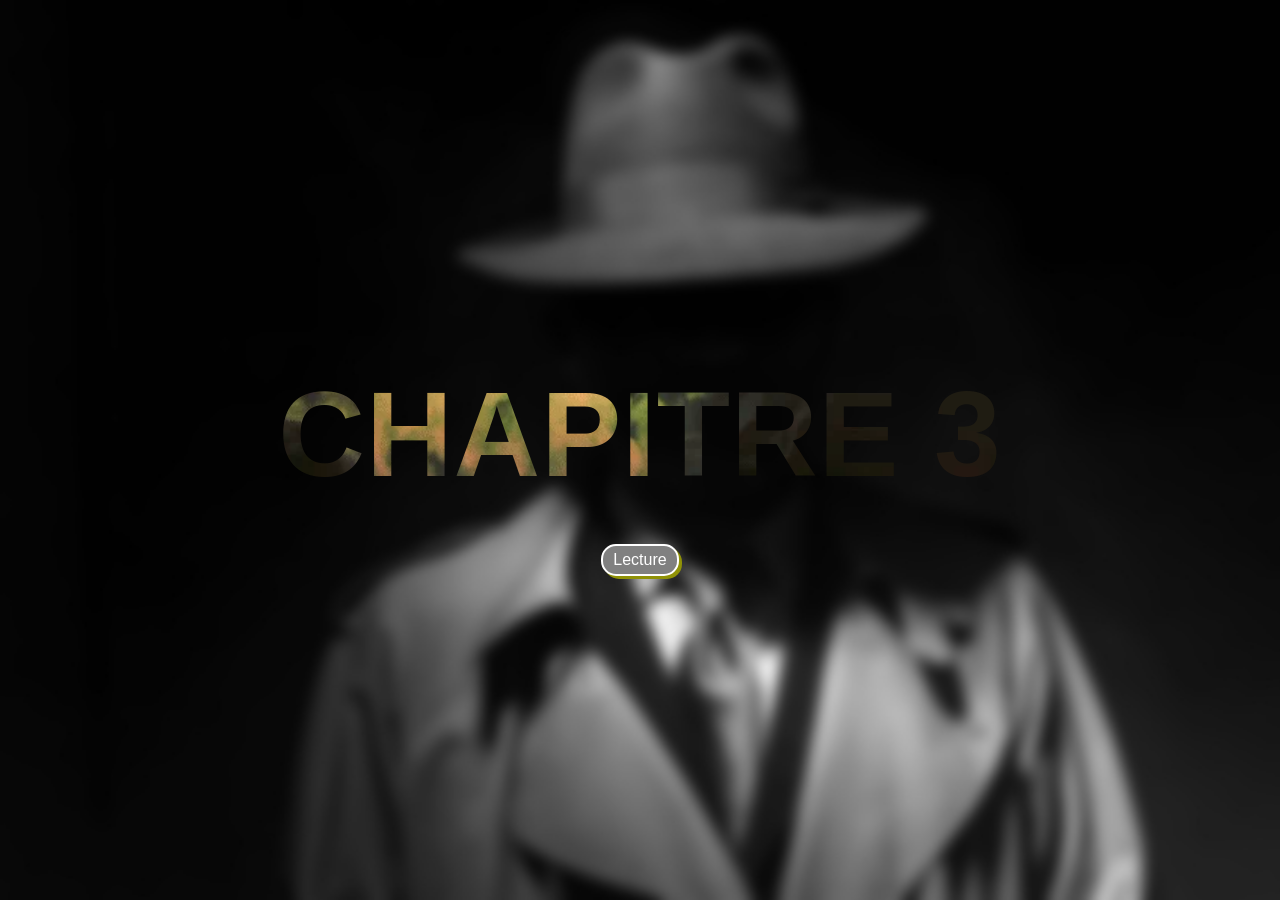
<file: index.html>
<html>
    <head>
        <meta charset="utf-8">
        <title>Chapitre 3</title>
        <link rel="stylesheet" href="index.css">
    </head>
    <body>
        <div class="div_index">
            <h1>Chapitre 3</h1>
            <a href="page2.html">Lecture</a>
        </div>
    </body>
</html>
</file>
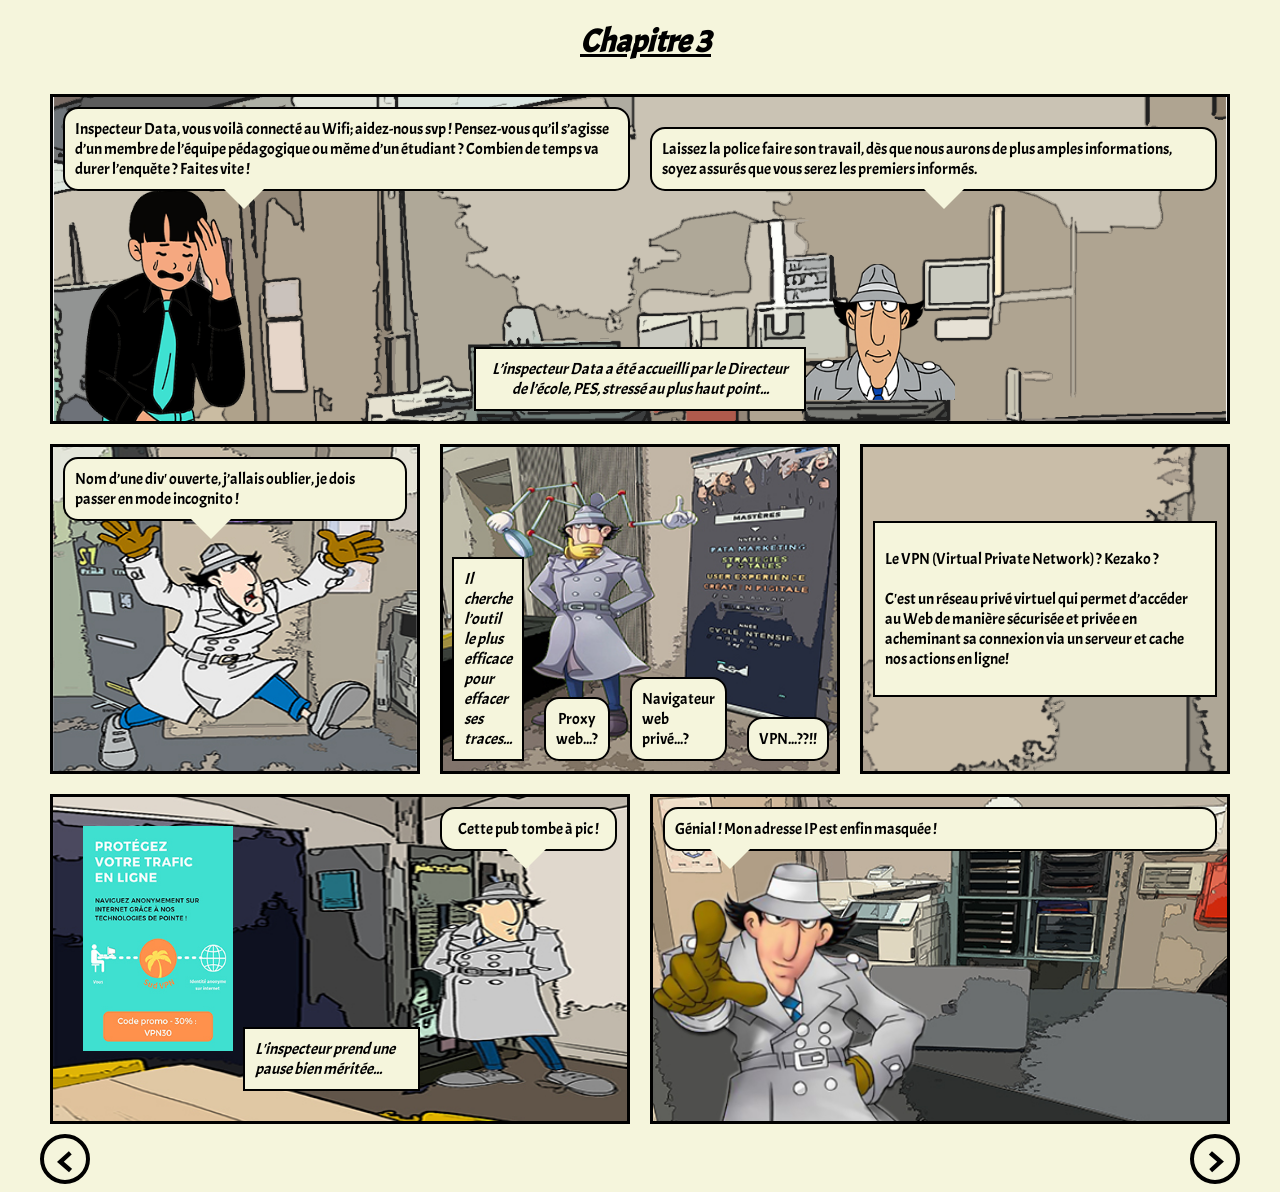
<file: page2.html>
<!DOCTYPE html>
<html lang="fr">
  <head>
    <meta charset="utf-8" />

    <!-- utile pour le responsive -->
    <meta name="viewport" content="width=device-width, initial-scale=1" />

    <!-- titre de la page -->
    <title>Chapitre 3</title>

    <!-- lien vers le fichier de style CSS -->
    <link rel="stylesheet" href="layout.css" />
    <link rel="stylesheet" href="style.css" />
    <link rel="preconnect" href="https://fonts.googleapis.com">
    <link rel="preconnect" href="https://fonts.gstatic.com" crossorigin>
    <link href="https://fonts.googleapis.com/css2?family=Acme&display=swap" rel="stylesheet">
    
  </head>

  <body>
    <main>
      <h1>Chapitre 3</h1>

      <!-- une rangée -->
      <div class="container vignette1">
        <!-- une cellule -->
        <div class="cell width-100 bg1">
          <!-- bulles -->
          <div class="bubbles">
            <p class="bubble A">
              Inspecteur Data, vous voilà connecté au Wifi; aidez-nous svp ! 
              Pensez-vous qu’il s’agisse d’un membre de l’équipe pédagogique ou même d’un étudiant ? 
              Combien de temps va durer l’enquête ? Faites vite !
              <span class="bubble-arrow" style="left: 30%;"></span>
            </p>

            <p class="bubble B">
              Laissez la police faire son travail, 
              dès que nous aurons de plus amples informations, 
              soyez assurés que vous serez les premiers informés.
              <span class="bubble-arrow" style="left: 50%;"></span>
            </p>
          </div>
 
          <!-- scène au premier plan -->
          <div class="front">
            <div class="consigne">
            <p class="bubble txt1">
              L’inspecteur Data a été accueilli 
              par le Directeur de l’école, PES, 
              stressé au plus haut point...
            </p>
          </div>
            
          </div>
        </div>
      </div>

      <!-- une rangée -->
      <div class="container">
        <!-- une cellule -->
        <div class="cell width-33 bg2">
          <!-- bulles -->
          <div class="bubbles">
            <div class="bubble C">
              Nom d’une div' ouverte, j’allais oublier, 
              je dois passer en mode incognito !
              <div class="bubble-arrow" style="left: 40%;"></div>
            </div>
          </div>

          <!-- scène au premier plan -->
          <div class="front"></div>
        </div>
        <!-- une cellule -->
        
        <div class="cell width-33 bg3">
          <!-- bulles -->
          <div class="bubbles">
            <p class="bubble txt3">
              Il cherche l’outil le plus efficace pour effacer ses traces...
            </p>

            <p class="bubble a">
              Proxy web...? 
            </p>

            <p class="bubble b">
              Navigateur web privé...?
            </p>

            <p class="bubble c">
              VPN...??!!
            </p>


          </div>

          <!-- scène au premier plan -->
          <div class="front"></div>
        </div>

        <!-- une cellule -->
        <div class="cell width-33 bg4">
          <!-- bulles -->
          <div class="bubbles">
            <div class="bubble txt4">
              <p class="pmove">
              Le VPN (Virtual Private Network) ? Kezako ? <br>
              <br>
              C'est un réseau privé virtuel qui permet d’accéder au Web 
              de manière sécurisée et privée en acheminant 
              sa connexion via un serveur et cache nos actions en ligne!
              </p>
            </div>
          </div>

          <!-- scène au premier plan -->
        </div>
      </div>
      
      <!-- une rangée -->
      <div class="container">
        <!-- une cellule -->
        <div class="cell width-50 bg5">          
          <!-- bulles -->
          <div class="bubbles">
            <img src="img/affiche_petitz.jpg" alt="affiche" class="affiche">
        
            <div class="bubble txt5">
              L'inspecteur prend une pause bien méritée...
            </div>

            <div class="bubble d">
              Cette pub tombe à pic !
              <div class="bubble-arrow" style="right: 40%;"></div>
            </div>
          </div>

          <!-- scène au premier plan -->
          <div class="front"></div>
        </div>
        <!-- une cellule -->
        <div class="cell width-50 bg6">
          <!-- bulles -->
          <div class="bubbles">
            <div class="bubble D">
              Génial ! Mon adresse IP est enfin masquée !
              <div class="bubble-arrow" style="left: 10%;"></div>
            </div>
          </div>

          <!-- scène au premier plan -->
          <div class="front"></div>
        </div>
      </div>
      
      <div class="controls">
        <a href="index.html" class="prev">
          <
        </a>
          
        <a href="page3.html" class="prev">
          >
        </a>
      </div>
      
    </main>

    <!-- message destiné aux smartphones, s'affiche quand l'écran est trop petit -->
    <div id="overlay">
      <p>
        Votre écran est malheureusement trop petit pour voir ce site dans de
        bonnes conditions.
      </p>

      <p class="small">
        Revenez-nous voir depuis un ordinateur, vous verrez, ça vaut le coup !
      </p>
    </div>
  </body>
</html>
</file>
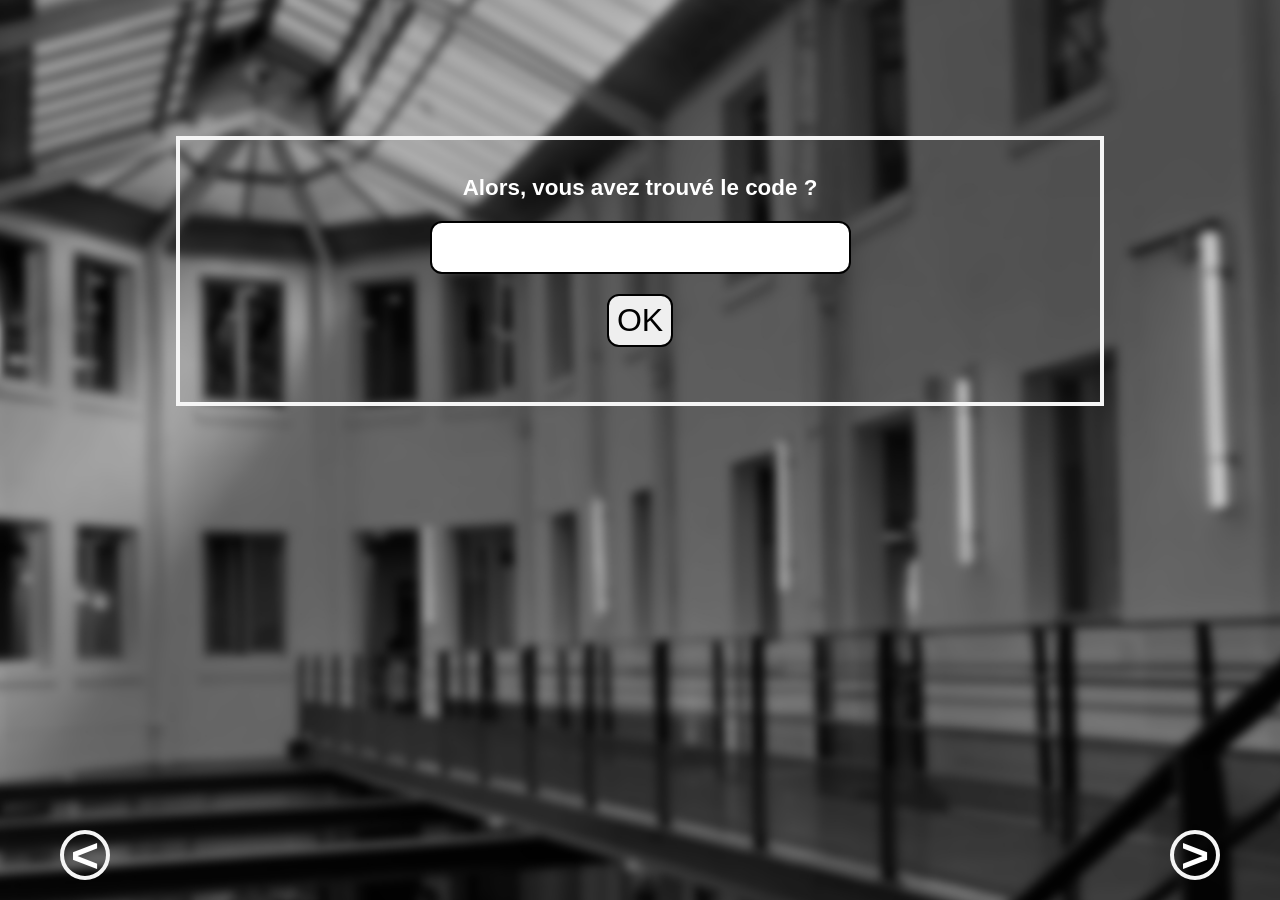
<file: page3.html>
<!DOCTYPE html>
<html lang="fr">
<head>
  <meta charset="utf-8" />
  <!-- utile pour le responsive -->
  <meta name="viewport" content="width=device-width, initial-scale=1" />
  <!-- titre de la page -->
  <title>Comic strip</title>
  <!-- lien vers le fichier de style CSS -->
  <link rel="stylesheet" href="page3.css" />
</head>
<body>
  <main>
    <form onsubmit="validateForm(event)">
      <label for="answer">Alors, vous avez trouvé le code ?</label>
      <input type="text" id="answer" name="answer">
      <input type="submit" value="OK">
    </form>
    <div id="confirmation">
      <div class="success">
        <h2>
          Eh oui, pardi !
        </h2>
        <p>
         Grâce à l'utilisation d'un VPN, mon adresse IP est désormais cachée. Je peux enquêter en toute discrétion !
        </p>
      </div>
      <div class="next-chapter">
        <a href="https://code-builder.com/Ateliers/ESD/CodeCamp/Pole1/Page04">
          Passer au chapitre 4
        </a>
      </div>
    </div>
    <div class="controls">
        <a href="page2.html" class="prev">
          <
        </a>
        <a href="https://code-builder.com/Ateliers/ESD/CodeCamp/Pole1/Page04">
          >
         </a>
      </div>
  </main>
  <!-- On importe le code JavaScript (JS) -->
  <script src="script.js"></script>
</body>
</html>
</file>
<file: index.css>
body {
    background-image: url(img/background.jpg);
    background-size: cover;
    display: flex;
    justify-content: center;
    align-items: center;
    flex-direction: column;
    height: 100vh;
    margin: 0%;
}
.div_index{
    display:flex;
    align-items: center;
    flex-direction: column;
    align-content:center;
    
}
h1 {
        font-family: 'Gill Sans', 'Gill Sans MT', Calibri, 'Trebuchet MS', sans-serif;
        text-align: center;
        color: #FFF;
        display: flex;
        flex-direction: column;
        align-items: center;
        justify-content: center;
        height: 200px;
        letter-spacing: 1px;
      }
      
      h1 {
        background-image: url(img/giphy.webp);
        background-size: cover;
        color: transparent;
        -moz-background-clip: text;
        -webkit-background-clip: text;
        text-transform: uppercase;
        font-size: 120px;
        line-height: .75;
        margin: 10px 0;

      }
      /* styling my button */
      
      .white-mode {
        text-decoration: none;
        padding: 7px 10px;
        background-color: #122;
        border-radius: 3px;
        color: #FFF;
        transition: .35s ease-in-out;
        position: absolute;
        left: 15px;
        bottom: 15px;
        font-family: "Montserrat";
      }
      
      .white-mode:hover {
        background-color: #FFF;
        color: #122;
      }
      
      
      
      
}

@keyframes bouge {
    0%{}
    50%{transform:translateX(100px) rotate(180deg) scale(1.5);}
    100%{transform:translateX(0px) rotate(0deg) scale(1);}       
}


a {
    color:white;
    font-family: 'Gill Sans', 'Gill Sans MT', Calibri, 'Trebuchet MS', sans-serif;
    border: 2px solid rgb(255, 255, 255);
    border-radius: 15px;
    padding: 5px;
    padding-left: 10px;
    padding-right: 10px;
    background-color: grey;
    text-decoration: none;
    box-shadow:3px 3px rgb(144, 146, 7);
    margin-bottom: 0px;
    
}

a:hover {
    background: rgb(0, 0, 0);
}
</file>
<file: layout.css>
/* ------------------------------------------------------------------------------------------------------
*  Layout de base
*  --------------------------------------------------------------------------------------------------- */
* {
  box-sizing: border-box;
}

body {
  font-family: 'Acme', sans-serif;

}

main {
  max-width: 1200px;
  margin: 0 auto;
}

.container {
  display: flex;
  
  width: 100%;
  height: 350px;
}

.cell {
  /* taille par défaut, mais on pourra adapter la largeur avec les classes width-X */
  width: 25%;

  position: relative;
  display: flex;
  flex-direction: column;
  
  border: 3px solid black;

  margin: 10px;
}

/* classes pour contrôler la largeur des cellules */
.width-33 {
  width: 33.33%;
}

.width-50 {
  width: 50%;
}

.width-75 {
  width: 75%;
}

.width-100 {
  width: 100%;
}

/* ------------------------------------------------------------------------------------------------------
*  Affichage des bulles
*  --------------------------------------------------------------------------------------------------- */
.bubbles {
  display: flex;
  justify-content: center;
  align-items: flex-end;
}

.bubble {
  position: relative;

  background: beige;
  padding: 10px;

  margin: 10px;

  border-radius: 15px;

  /* permet d'avoir la même largeur entre les bulles */
  flex-grow: 1;
  flex-basis: 0;
}
.txt1 {
  border-radius: 0%;
  text-align: center;
  font-style: italic;
  border: 2px solid black;
}
.A{
  border: 2px solid black;
}
.B{
  border: 2px solid black;
}
.C{
  border: 2px solid black;
}
.D{
  border: 2px solid black;
}
.txt3 {
  border-radius: 0%;
  font-style: italic;
  border: 2px solid black;


}
.txt4 {
  border-radius: 0%;
  border: 2px solid black;

}
.txt5 {
  border-radius: 0%;
  font-style: italic;
  border: 2px solid black;

}
.a{
  text-align: center;
  margin-top: 250px;
  border: 2px solid black;

}
.b{
  border: 2px solid black;
}
.c{
  border: 2px solid black;
}
.d{
  text-align: center;
  margin-bottom: 250px;
  border: 2px solid black;
}

/* la pointe de la bulle */
.bubble-arrow {
  position: absolute;
  bottom: 0;
  width: 0;
  height: 0;
  border: 20px solid transparent;
  border-top-color: beige;
  border-bottom: 0;
  margin-left: -10px;
  margin-bottom: -20px;
}

/* ------------------------------------------------------------------------------------------------------
*  Scène au premier plan
*  --------------------------------------------------------------------------------------------------- */
.front {
  flex-grow: 1;
  width: 100%;
  
  display: flex;
  justify-content: center;
  align-items: flex-end;
}


/* ------------------------------------------------------------------------------------------------------
*  Boutons précédent / suivant
*  --------------------------------------------------------------------------------------------------- */
.controls {
  display: flex;
  justify-content: space-between;
} 
.controls a {
  width: 50px;
  height: 50px;
  
  display: flex;
  justify-content: center;
  align-items: center;
  
  color: black;
  font-size: 3rem;
  
  border: 4px solid black;
  border-radius: 100%;

  text-decoration: none;
}

/* ------------------------------------------------------------------------------------------------------
*  Message/overlay destiné aux smartphones
*  --------------------------------------------------------------------------------------------------- */
#overlay {
  display: none;

  /*   display: flex; */
  justify-content: center;
  align-items: center;
  flex-direction: column;

  position: fixed;
  z-index: 10;
  top: 0;
  left: 0;

  width: 100%;
  height: 100vh;

  padding: 10%;

  padding-bottom: 20%;

  font-size: 2rem;
  text-align: center;

  background: white;
}

#overlay .small {
  font-size: 0.7em;
}

@media (max-width: 900px) {
  body {
    overflow: hidden;
  }
  #overlay {
    display: flex;
  }
}
</file>
<file: style.css>
/* ------------------------------------------------------------------------------------------------------
*  Style de votre bande dessinnée
*  --------------------------------------------------------------------------------------------------- */

body {
  background-color:beige;
}
h1{color: black;
  justify-content: center;
  align-items: center;
  margin-left: 45%;
  text-decoration: underline;
  font-style: italic;
}

/* Les images de fond */


.vignette1{
  height: vh;
}

.bg1{
  background-image: url(img/vignette_1.png);
  background-size: cover;
  background-position: center center ;
}
.bg2{ 
  background-image: url(img/vignette_2.jpg);
  background-size: cover;
  background-position: center center;
}
.bg3{
  background-image: url(img/vignette_3.jpg);
  background-size: cover;
  background-position: center center;
}
.bg4{
  background-image: url(img/vignette_4.png);
  background-size: cover;
  background-position: center center;
  overflow: hidden;
  justify-content: center;
}
.bg5{
  background-image: url(img/vignette_5.jpg);
  background-size: cover;
  background-position: cover cover;
}
.bg6{
  background-image: url(img/vignette_6.jpg);
  background-size: cover;
  background-position: cover cover;
}

.consigne{
  width: 30%;
}

.txt4{
  transform: scale(0);
  animation: glissement 1s ease-in-out forwards;
  animation-delay: 13s;
}

@keyframes glissement{
  from {
  }

  to {
    transform: scale(1) rotate(1440deg);
  }
}

.affiche{
  width: 150px;
  margin-bottom: 50px;
  margin-left: 30px;
}
.affiche{
  animation-name: heartbeat;
  animation-duration: 3s;
  animation-iteration-count: infinite;
}
@keyframes heartbeat {
  0%    { width:100px; }
  50%   { width:200px; }
  100%  { width:100px; }
}

}
</file>
<file: page3.css>
* {
  box-sizing: border-box;
}
html, body {
  height: 100%;
  margin: 0;
}
body {
  font-size: 1.4em;
  font-family: 'Gill Sans', 'Gill Sans MT', Calibri, 'Trebuchet MS', sans-serif;
  font-weight: bold;
  color: white;
  background-image: url("img/atrium3_escalierNB.jpg");
  background-size: cover;
}
main {
  height: 100vh;
  display: flex;
  justify-content: space-between;
  align-items: stretch;
  flex-direction: column;
  max-width: 1200px;
  margin: 0 auto;
  padding: 20px;
}
form {
  height:30vh;
  display: flex;
  justify-content: center;
  align-items: center;
  flex-direction: column;
  padding: 20px;
  margin-left:10%;
  margin-right: 10%;
  margin-top: 10%;
  border: 4px solid whitesmoke;
}
label, input {
  margin-bottom: 20px;
}
input {
  font-size: 2rem;
  padding: 6px 8px;
  border: 2px solid black;
  border-radius: 12px;
  outline: none;
}
/* -- La pop-up de fin  -- */
.success {
  width: 50%;
  height: 100%;
}
.next-chapter {
  width: 50%;
  height: 100%;
  display: flex;
  justify-content: center;
  align-items: center;
}
#confirmation {
  height: 30vh;
  width: 80%;
  margin-left: auto;
  margin-right: auto;
  display: flex;
  justify-content: space-between;
  align-items: flex-start;
  padding: 20px;
  background-color: whitesmoke;
  display: none;
}
#confirmation a {
  padding: 6px 8px;
  margin-bottom: 15px;
  color: black;
  border: 3px solid black;
  border-radius: 30px;
  background: transparent;
  text-decoration: none;
}
#confirmation a:hover {
  background: #D8D8D8;
}
h2{
	color:green;
}
p{
color: black;
}
/* ------------------------------------------------------------------------------------------------------
*  Boutons précédent / suivant
*  --------------------------------------------------------------------------------------------------- */
.controls {
  display: flex;
  justify-content: space-between;
}
.controls a {
  width: 50px;
  height: 50px;
  display: flex;
  justify-content: center;
  align-items: center;
  color: white;
  font-size: 3rem;
  border: 4px solid whitesmoke;
  border-radius: 100%;
  text-decoration: none;
}
</file>
